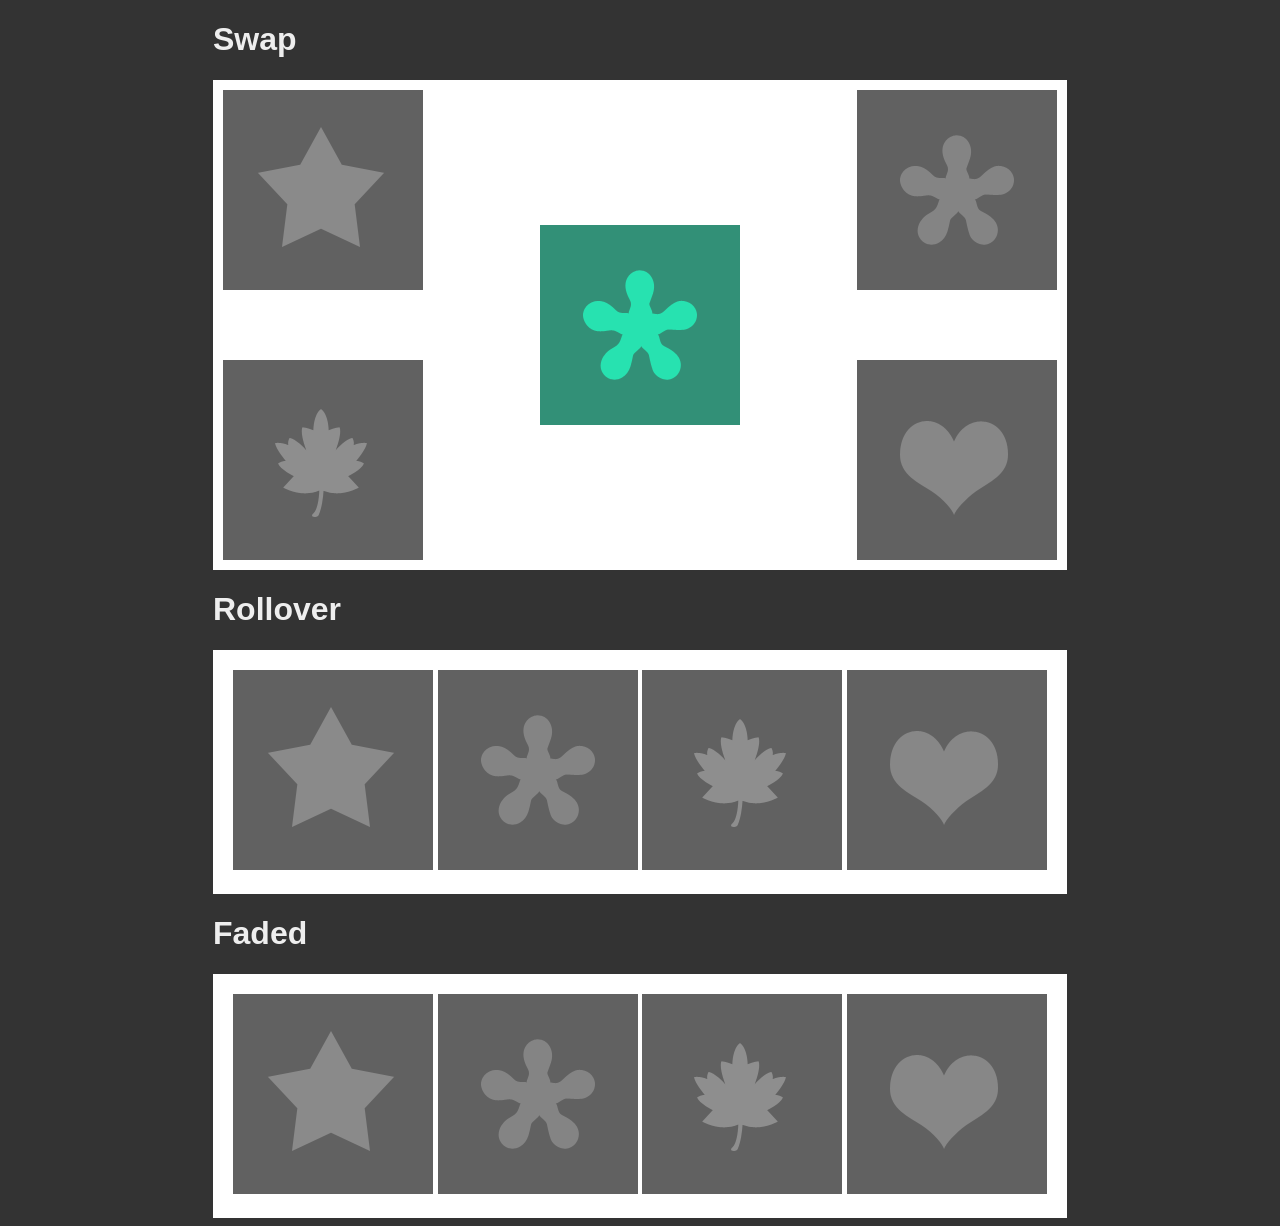
<file: Assignments/A3-Challenge-Hovering/index.html>
<!DOCTYPE html>
<html>
	<head>
		<title>Rollovers</title>
		<link rel="stylesheet" href="css/styles.css">
	</head>
	<body>
		<div id="container">
			<h1>Swap</h1>
			<section class="swap">
				<img class="color" src="img/blob-hover.png">

				<img class="star" 	data-color="img/star-hover.png" 	src="img/star.png" />
				<img class="blob" 	data-color="img/blob-hover.png" 	src="img/blob.png" />
				<img class="leaf" 	data-color="img/leaf-hover.png" 	src="img/leaf.png" />
				<img class="heart"  data-color="img/heart-hover.png"	src="img/heart.png" />
			</section>

			<h1>Rollover</h1>
			<section class="rollover">
				<img class="star"	data-color="img/star-hover.png" 	data-gray="img/star.png" 	src="img/star.png" />
				<img class="blob"	data-color="img/blob-hover.png" 	data-gray="img/blob.png" 	src="img/blob.png" />
				<img class="leaf"	data-color="img/leaf-hover.png" 	data-gray="img/leaf.png" 	src="img/leaf.png" />
				<img class="heart"	data-color="img/heart-hover.png"	data-gray="img/heart.png"	src="img/heart.png" />
			</section>

			<h1>Faded</h1>
			<section class="faded">
				<div class="set">
					<img class="gray" 	 	src="img/star.png" />
					<img class="color" 	 	src="img/star-hover.png" />
				</div>
				<div class="set">
					<img class="gray" 	 	src="img/blob.png" />
					<img class="color" 		src="img/blob-hover.png" />
				</div>
				<div class="set">
					<img class="gray" 	 	src="img/leaf.png" />
					<img class="color" 	 	src="img/leaf-hover.png" />
				</div>
				<div class="set">
					<img class="gray"  		src="img/heart.png" />
					<img class="color"  	src="img/heart-hover.png" />
				</div>
			</section>
		</div>

		<script src="js/jquery-1.12.4.min.js"></script>
		<script>
			// your script goes here.

/*-------------------------------------
| Swap
-------------------------------------*/
			var center = document.querySelectorAll('.swap img');
			var gray = document.querySelectorAll('.swap img');

			console.log('Center', center[0]);
			console.log('Gray', gray[1]);
			console.log('Swap', center);

			gray[1].addEventListener('mouseover', function() {
				console.log('you got me!!');
				center[0].src = './img/star-hover.png';
			});

			gray[2].addEventListener('mouseover', function() {
				console.log('you got me!!');
				center[0].src = './img/blob-hover.png';
			});
			gray[3].addEventListener('mouseover', function() {
				console.log('you got me!!');
				center[0].src = './img/leaf-hover.png';
			});
			gray[4].addEventListener('mouseover', function() {
				console.log('you got me!!');
				center[0].src = './img/heart-hover.png';
			});


/*-------------------------------------
| Rollover
-------------------------------------*/
		var theImages = document.querySelectorAll('.rollover img');

		console.log('theImagesArray:', theImages);
		console.log('theImages Number 1', theImages[0]);
		console.log('theImages Number 2', theImages[1]);
		console.log('theImages Number 3', theImages[2]);
		console.log('theImages Number 4', theImages[3]);

		/* Image 1 star -------------------------------*/
			theImages[0].addEventListener('mouseover', function () {
				console.log('over');
				theImages[0].src = 'img/star-hover.png';
			});
			theImages[0].addEventListener('mouseout', function () {
					console.log('out');
					theImages[0].src = 'img/star.png';
			});

		/* Image 2 blob -------------------------------*/
		theImages[1].addEventListener('mouseover', function () {
			console.log('over');
			theImages[1].src = 'img/blob-hover.png';
		});
		theImages[1].addEventListener('mouseout', function () {
				console.log('out');
				theImages[1].src = 'img/blob.png';
		});

		/* Image 3 leaf -------------------------------*/
		theImages[2].addEventListener('mouseover', function () {
			console.log('over');
			theImages[2].src = 'img/leaf-hover.png';
		});
		theImages[2].addEventListener('mouseout', function () {
				console.log('out');
				theImages[2].src = 'img/leaf.png';
		});

		/* Image 4 heart -------------------------------*/
		theImages[3].addEventListener('mouseover', function () {
			console.log('over');
			theImages[3].src = 'img/heart-hover.png';
		});
		theImages[3].addEventListener('mouseout', function () {
				console.log('out');
				theImages[3].src = 'img/heart.png';
		});

/*-------------------------------------
| Faded
-------------------------------------*/
		var colorImages = document.querySelectorAll('.faded .set img.color')
		var grayImages = document.querySelectorAll('.faded .set img.gray')

		console.log('colorImages Array:', colorImages);
		console.log('colorImages 1', colorImages[0]);
		console.log('colorImages 2', colorImages[1]);
		console.log('colorImages 3', colorImages[2]);
		console.log('colorImages 4', colorImages[3]);


		/* Image 1 star -------------------------------*/
		colorImages[0].addEventListener('mouseover', function() {
					console.log('over');
					colorImages[0].classList.toggle('on');
				});
		colorImages[0].addEventListener('mouseout', function() {
					console.log('out');
		 			colorImages[0].classList.toggle('on');
				});

		/* Image 2 blob -------------------------------*/
		colorImages[1].addEventListener('mouseover', function() {
					console.log('over');
					colorImages[1].classList.toggle('on');
				});
		colorImages[1].addEventListener('mouseout', function() {
					console.log('out');
					colorImages[1].classList.toggle('on');
				});

		/* Image 3 leaf -------------------------------*/
		colorImages[2].addEventListener('mouseover', function() {
					console.log('over');
					colorImages[2].classList.toggle('on');
				});
		colorImages[2].addEventListener('mouseout', function() {
					console.log('out');
					colorImages[2].classList.toggle('on');
				});

		/* Image 4 heart -------------------------------*/
		colorImages[3].addEventListener('mouseover', function() {
					console.log('over');
					colorImages[3].classList.toggle('on');
				});
		colorImages[3].addEventListener('mouseout', function() {
					console.log('out');
					colorImages[3].classList.toggle('on');
				});

		</script>
	</body>
</html>
</file>
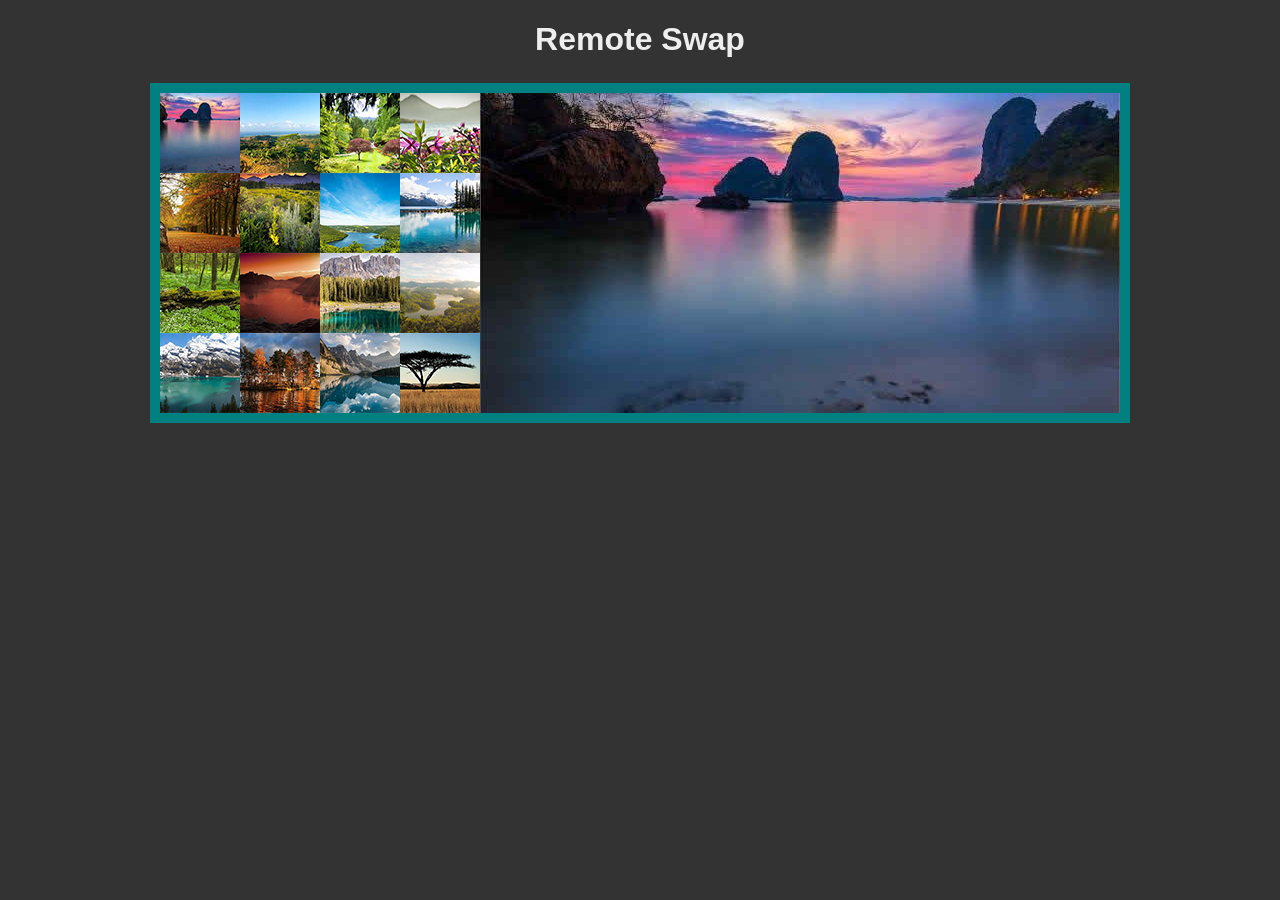
<file: Assignments/A4-Homework-Remote-Swap/index.html>
<!DOCTYPE html>
<html>
	<head>
		<meta charset="utf-8">
		<title>Remote Swap</title>
		<link rel="stylesheet" href="./css/styles.css">
		<style>
			.remote {
				border: solid teal 10px;
				width: 960px;
				height: 320px;
				margin: 25px auto;
				background-color: white;
			}
			/*Thumbnails on the right or left*/
			.remote .thumbs {
				width: 320px;
			}
			.remote .thumbs img {
			float: left;
			margin-right: 0;
			margin-bottom: 0;
			}

			/*Large opposite of the thumbnails (e.g. right or left)*/
			.remote .large {}

		</style>
	</head>
	<body>
		<h1>Remote Swap</h1>

		<div class="remote">
			<div class="thumbs">
				<!-- Thumbnails Go Here -->
				<img src="img/small/1_80x80.jpg">
				<img src="img/small/2_80x80.jpg">
				<img src="img/small/3_80x80.jpg">
				<img src="img/small/4_80x80.jpg">
				<img src="img/small/5_80x80.jpg">
				<img src="img/small/6_80x80.jpg">
				<img src="img/small/7_80x80.jpg">
				<img src="img/small/8_80x80.jpg">
				<img src="img/small/9_80x80.jpg">
				<img src="img/small/10_80x80.jpg">
				<img src="img/small/11_80x80.jpg">
				<img src="img/small/12_80x80.jpg">
				<img src="img/small/13_80x80.jpg">
				<img src="img/small/14_80x80.jpg">
				<img src="img/small/15_80x80.jpg">
				<img src="img/small/16_80x80.jpg">
			</div>
			<div class="large">
				<!-- Large Goes Here -->
				<img src="img/large/1_640x320.jpg" class="large">
			</div>
		</div>

		<script>
			// Your script goes here.
			var large = document.querySelectorAll('img.large');
			var thumbs = document.querySelectorAll('.thumbs img');

			console.log('Large Array', large);
			console.log('Large', large[0]);
		 	console.log('Thumbnails', thumbs);
			console.log('Thumb 1', thumbs[0]);

			thumbs[1].addEventListener('mouseover', function() {
					console.log('you got me! Partner!!');
					large[0].src = 'img/large/2_640x320.jpg';
				});

				thumbs[2].addEventListener('mouseover', function () {
					console.log('you got me! Partner!!');
					large[0].src = 'img/large/3_640x320.jpg';
				});

				thumbs[3].addEventListener('mouseover', function () {
					console.log('you got me! Partner!!');
					large[0].src = 'img/large/4_640x320.jpg';
				});

				thumbs[4].addEventListener('mouseover', function () {
					console.log('you got me! Partner!!');
					large[0].src = 'img/large/5_640x320.jpg';
				});

				thumbs[5].addEventListener('mouseover', function () {
					console.log('you got me! Partner!!');
					large[0].src = 'img/large/6_640x320.jpg';
				});

				thumbs[6].addEventListener('mouseover', function () {
					console.log('you got me! Partner!!');
					large[0].src = 'img/large/7_640x320.jpg';
				});

				thumbs[7].addEventListener('mouseover', function () {
					console.log('you got me! Partner!!');
					large[0].src = 'img/large/8_640x320.jpg';
				});

				thumbs[8].addEventListener('mouseover', function () {
					console.log('you got me! Partner!!');
					large[0].src = 'img/large/9_640x320.jpg';
				});

				thumbs[9].addEventListener('mouseover', function () {
					console.log('you got me! Partner!!');
					large[0].src = 'img/large/10_640x320.jpg';
				});

				thumbs[10].addEventListener('mouseover', function () {
					console.log('you got me! Partner!!');
					large[0].src = 'img/large/11_640x320.jpg';
				});

				thumbs[11].addEventListener('mouseover', function () {
					console.log('you got me! Partner!!');
					large[0].src = 'img/large/12_640x320.jpg';
				});

				thumbs[12].addEventListener('mouseover', function () {
					console.log('you got me! Partner!!');
					large[0].src = 'img/large/13_640x320.jpg';
				});

				thumbs[13].addEventListener('mouseover', function () {
					console.log('you got me! Partner!!');
					large[0].src = 'img/large/14_640x320.jpg';
				});

				thumbs[14].addEventListener('mouseover', function () {
					console.log('you got me! Partner!!');
					large[0].src = 'img/large/15_640x320.jpg';
				});

				thumbs[15].addEventListener('mouseover', function () {
					console.log('you got me! Partner!!');
					large[0].src = 'img/large/16_640x320.jpg';
				});

				thumbs[0].addEventListener('mouseover', function () {
					console.log('you got me! Partner!!');
					large[0].src = 'img/large/1_640x320.jpg';
				});

		</script>
	</body>
</html>
</file>
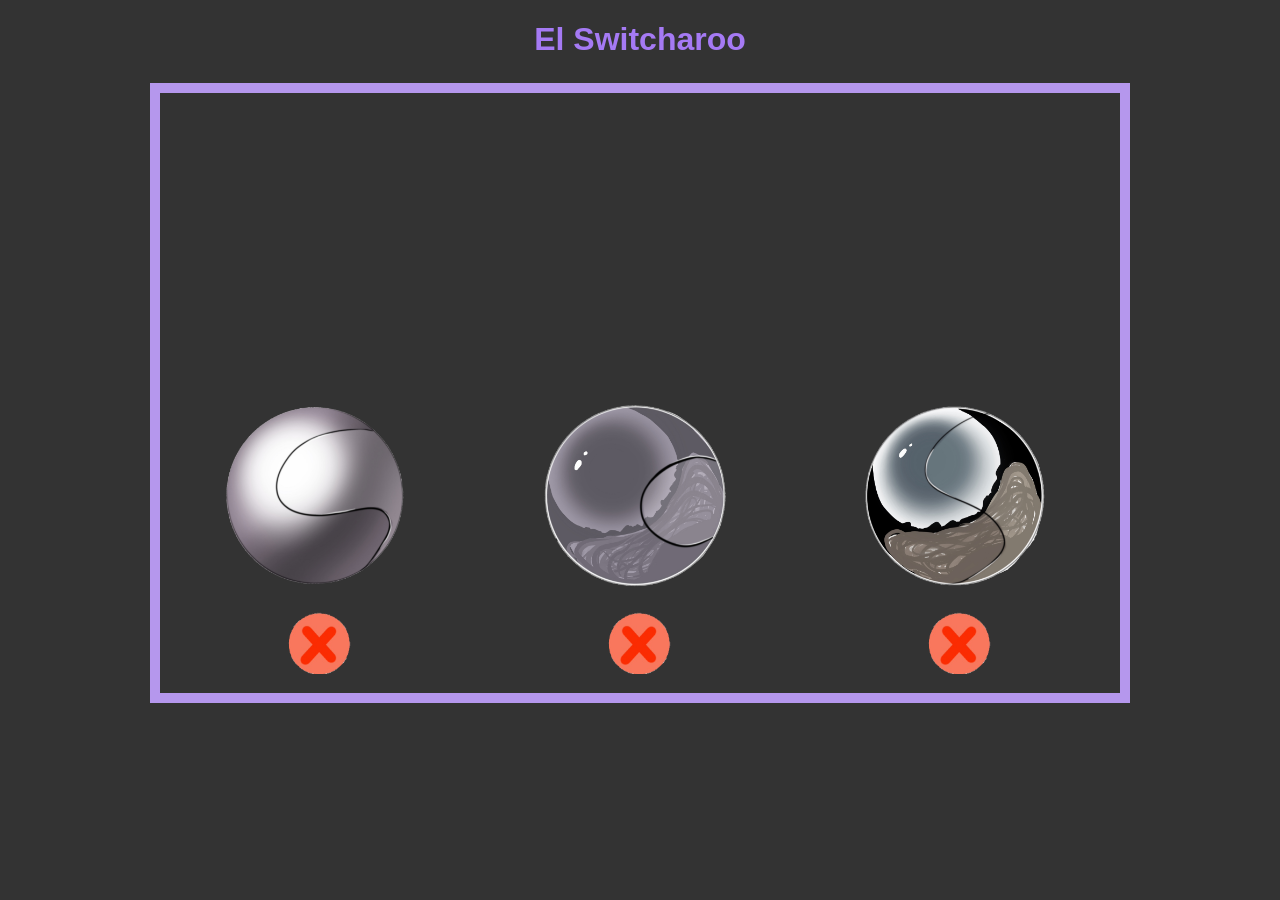
<file: Assignments/A6-Homework-El-Switcharoo/index.html>
<!DOCTYPE html>
<html>

<head>
	<title>El Switcharoo</title>
	<link rel="stylesheet" href="./css/styles.css">
</head>

<body>
	<h1>El Switcharoo</h1>

	<div id="stage">
		<div class="set set1">
			<div class="button">
				<img class="notok" src="img/notok.png" />
				<img class="ok" src="img/ok.png" />
			</div>

			<div class="sphere">
				<img class="grey" src="img/grey1.png" />
				<img class="color" src="img/color1.png" />
			</div>

		</div>

		<div class="set set2">
			<div class="button">
				<img class="notok" src="img/notok.png" />
				<img class="ok" src="img/ok.png" />
			</div>

			<div class="sphere">
				<img class="grey" src="img/grey2.png" />
				<img class="color" src="img/color2.png" />
			</div>

		</div>

		<div class="set set3">
			<div class="button">
				<img class="notok" src="img/notok.png" />
				<img class="ok" src="img/ok.png" />
			</div>

			<div class="sphere">
				<img class="grey" src="img/grey3.png" />
				<img class="color" src="img/color3.png" />
			</div>

		</div>

	</div>

	<script>

	var theButtons = document.querySelectorAll('.set .button');
	var theSets = document.querySelectorAll('.set');

	console.log('buttons', theButtons);
	console.log('sets', theSets);

	theButtons[0].addEventListener('click', function() {
		console.log('Ouch you clicked me');
		theSets[0].classList.toggle('on');
	});

		theButtons[1].addEventListener('click', function() {
		console.log('Ouch you clicked me');
		theSets[1].classList.toggle('on');
	});

		theButtons[2].addEventListener('click', function() {
		console.log('Ouch you clicked me');
		theSets[2].classList.toggle('on');
	});
	</script>

</body>

</html>
</file>
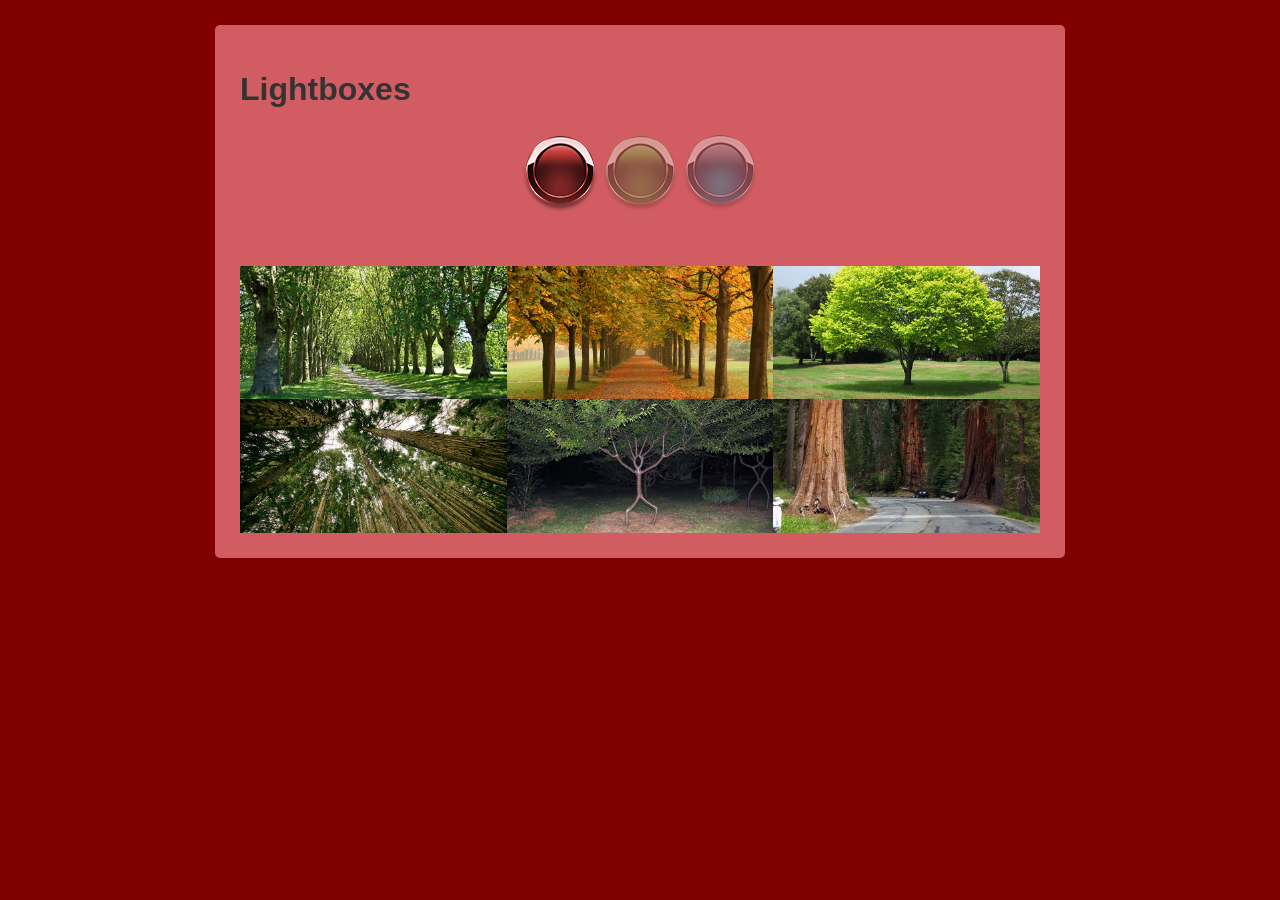
<file: Assignments/A9-Challenge-Lightboxes/index.html>
<!DOCTYPE html>
<html>
	<head>
		<title>Lightboxes</title>
		<link rel="stylesheet" type="text/css" href="./css/styles.css">
		<link class="theme" rel="stylesheet" type="text/css" href="./css/red.css">
	</head>
	<body>
		<div class="wrapper">
			<h1>Lightboxes</h1>

			<div class="choices">
				<img data-theme="./css/red.css" src="./img/dials/red.png" class="chosen">
				<img data-theme="./css/green.css" src="./img/dials/green.png">
				<img data-theme="./css/blue.css" src="./img/dials/blue.png">
			</div>

			<div class="gallery">

				<img
					class="myLightbox"
					data-title="Image 1"
					data-text="Image 1 Lorem ipsum dolor sit amet, consectetur adipisicing elit, sed do eiusmod tempor incididunt ut labore et dolore magna aliqua. Ut enim ad minim veniam."
					src="./img/gallery/1.jpg"
				>

				<img
					class="myLightbox"
					data-title="Image 2"
					data-text="Image 2 Lorem ipsum dolor sit amet, consectetur adipisicing elit, sed do eiusmod tempor incididunt ut labore et dolore magna aliqua. Ut enim ad minim veniam."
					src="./img/gallery/2.jpg"
				>

				<img
					class="myLightbox"
					data-title="Image 3"
					data-text="Image 3 Lorem ipsum dolor sit amet, consectetur adipisicing elit, sed do eiusmod tempor incididunt ut labore et dolore magna aliqua. Ut enim ad minim veniam."
					src="./img/gallery/3.jpg"
				>

				<img
					class="myLightbox"
					data-title="Image 4"
					data-text="Image 4 Lorem ipsum dolor sit amet, consectetur adipisicing elit, sed do eiusmod tempor incididunt ut labore et dolore magna aliqua. Ut enim ad minim veniam."
					src="./img/gallery/4.jpg"
				>

				<img
					class="myLightbox"
					data-title="Image 5"
					data-text="Image 5 Lorem ipsum dolor sit amet, consectetur adipisicing elit, sed do eiusmod tempor incididunt ut labore et dolore magna aliqua. Ut enim ad minim veniam."
					src="./img/gallery/5.jpg"
				>

				<img
					class="myLightbox"
					data-title="Image 6"
					data-text="Image 6 Lorem ipsum dolor sit amet, consectetur adipisicing elit, sed do eiusmod tempor incididunt ut labore et dolore magna aliqua. Ut enim ad minim veniam."
					src="./img/gallery/6.jpg"
				>

			</div>
		</div>
		<script src="./js/scripts.js"></script>
	</body>
</html>
</file>
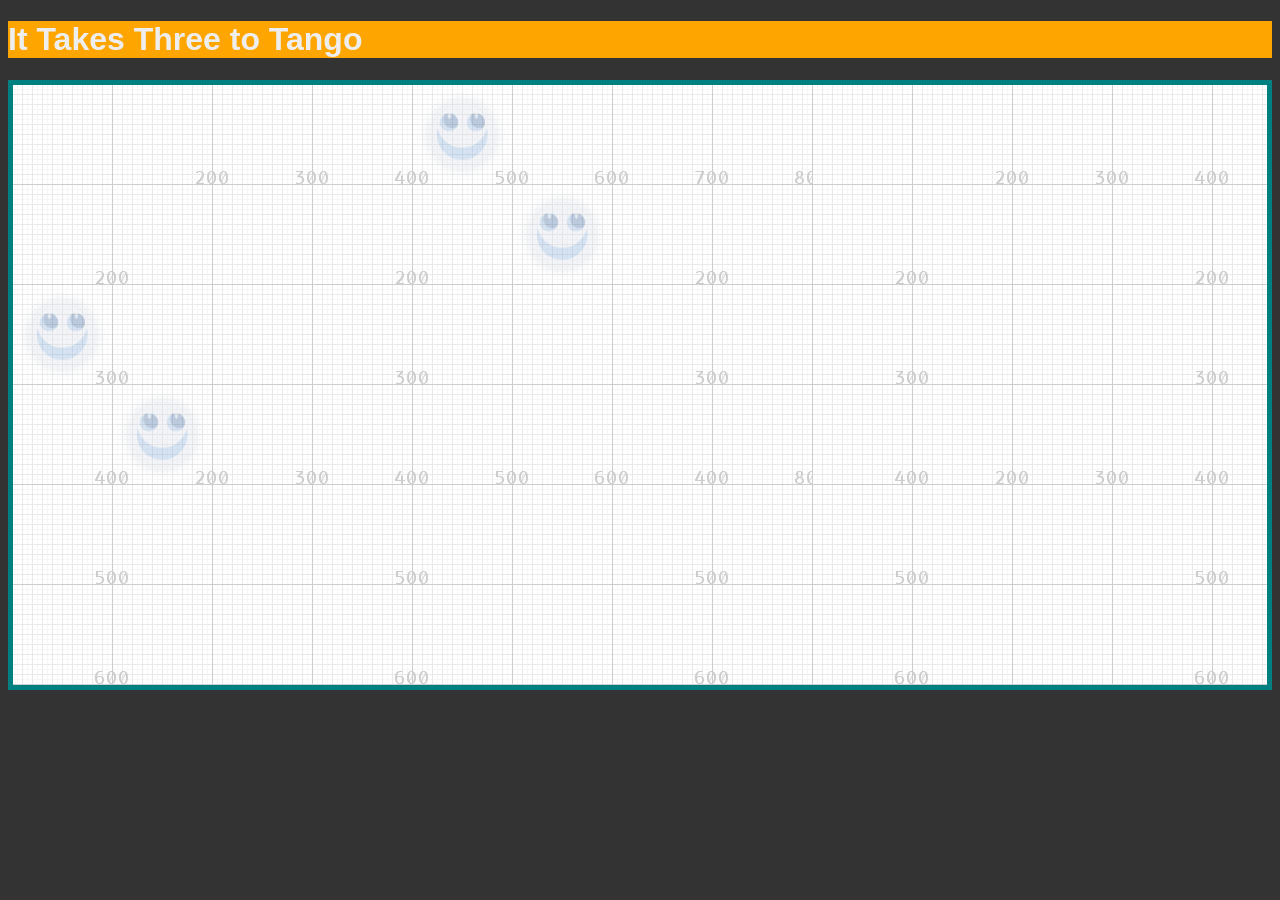
<file: Lessons/S01-Lesson-Content-Vs-Presentation/index.html>
<!-- This is an HTML Comment, ignored by browser, good for taking notes -->
<!-- Doctype: Tells the browser what type of document this is, usually HTML -->
<!DOCTYPE html>
<!-- HTML is the house for our web page, it contains everything -->
<html>
	<!-- Head is behind the scenes, describes the page meta, and connects to scripts. -->
	<head>
		<title>It Takes Three to Tango</title>
		<meta charset="utf-8">
		<meta name="description" content="This is my Website, hear me roar.">

		<!-- CSS: The Look of the Page -->
		<link rel="stylesheet" href="./css/styles.css">
		<style>
			/* CSS Comments Look Like This */
			/* Embedded Styles :: Page Specific */
		</style>

		<!-- JS: The behavior of the Page -->
		<script src="./js/scripts.js"></script>
		<script>
			/* JS Comments Look Like This, similar to CSS */
			/* Embedded javascript :: Page Specific */
		</script>
	</head>
	<!-- Body is synonymous with the Viewport -->
	<body>
		<!-- Anything you put in the body, shows up in the browser. -->
		<h1>It Takes Three to Tango</h1>
				<div class="stage">
						<img class="orb orb1 on" src="./img/moon.png">
						<img class="orb orb2 on" src="./img/moon.png">
						<img class="orb orb3 on" src="./img/moon.png">
						<img class="orb orb4 on" src="./img/moon.png">
				<div>


	    <audio class="clap" src="sounds/clap.wav"></audio>
	    <audio class="tom" src="sounds/tom.wav"></audio>

	</body>
</html>
</file>
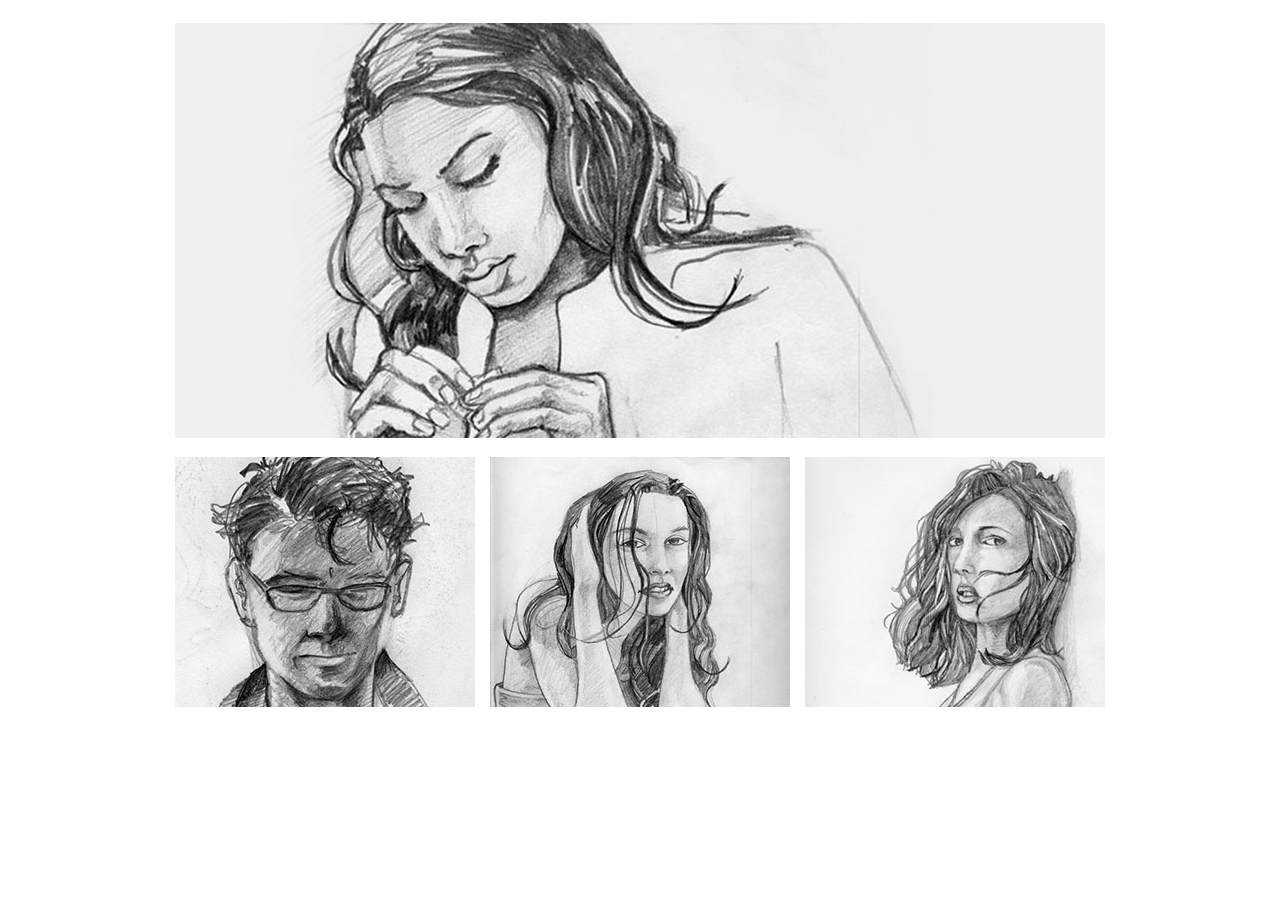
<file: Assignments/A2-Homework-Peekaboo-Speech-Bubbles/1-SpeechBubbles/index.html>
<!DOCTYPE html>
<html>
	<head>
		<title>Speech Bubbles</title>
		<link rel="stylesheet" type="text/css" href="css/styles.css">
	</head>
	<body>
		<div class="solution">

			<header class="splash"><img src="img/splash.jpg" width="930" height="415" /></header>

			<div class="bottomLinks">
				<div class="feature">
					<img class="bubble on" src="img/speech_bott_movie.png" />
					<img src="img/bottomTrio_movie.jpg" />
				</div>
				<div class="feature">
					<img class="bubble on" src="img/speech_bott_comic.png" />
					<img src="img/bottomTrio_comic.jpg" />
				</div>
				<div class="feature last">
					<img class="bubble on" src="img/speech_bott_story.png" />
					<img src="img/bottomTrio_story.jpg" />
				</div>
			</div>

		</div>

		<script src="js/scripts.js"></script>
	</body>
</html>
</file>
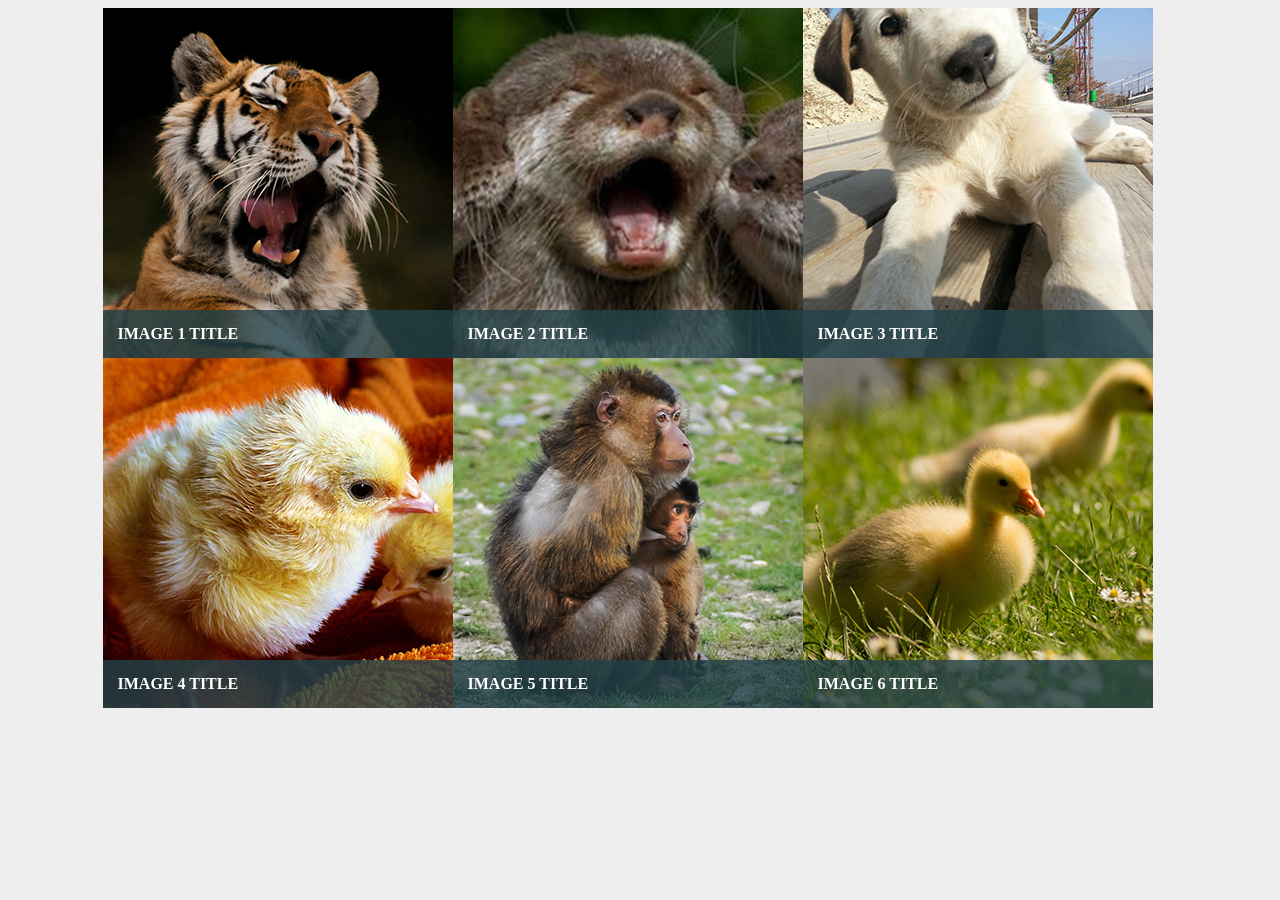
<file: Assignments/A2-Homework-Peekaboo-Speech-Bubbles/2-Peekaboo/index.html>
<!DOCTYPE html>
<html>
	<head>
		<title>Peek-A-Boo</title>
		<link rel="stylesheet" type="text/css" href="css/styles.css">
	</head>
	<body>
		<section class="solution">
			<div class="item">
				<img src="img/image1.jpg">
				<div class="text">
					<h1>Image 1 Title</h1>
					<div class="desc">Description may look something like this. Ya know, a small snippet of information?</div>
				</div>
			</div>

			<div class="item">
				<img src="img/image2.jpg">
				<div class="text">
					<h1>Image 2 Title</h1>
					<div class="desc">Description may look something like this. Ya know, a small snippet of information?</div>
				</div>
			</div>

			<div class="item">
				<img src="img/image3.jpg">
				<div class="text">
					<h1>Image 3 Title</h1>
					<div class="desc">Description may look something like this. Ya know, a small snippet of information?</div>
				</div>
			</div>
			<div class="item">
				<img src="img/image4.jpg">
				<div class="text">
					<h1>Image 4 Title</h1>
					<div class="desc">Description may look something like this. Ya know, a small snippet of information?</div>
				</div>
			</div>

			<div class="item">
				<img src="img/image5.jpg">
				<div class="text">
					<h1>Image 5 Title</h1>
					<div class="desc">Description may look something like this. Ya know, a small snippet of information?</div>
				</div>
			</div>

			<div class="item">
				<img src="img/image6.jpg">
				<div class="text">
					<h1>Image 6 Title</h1>
					<div class="desc">Description may look something like this. Ya know, a small snippet of information?</div>
				</div>
			</div>
		</section>

		<script src="js/scripts.js"></script>
	</body>
</html>
</file>
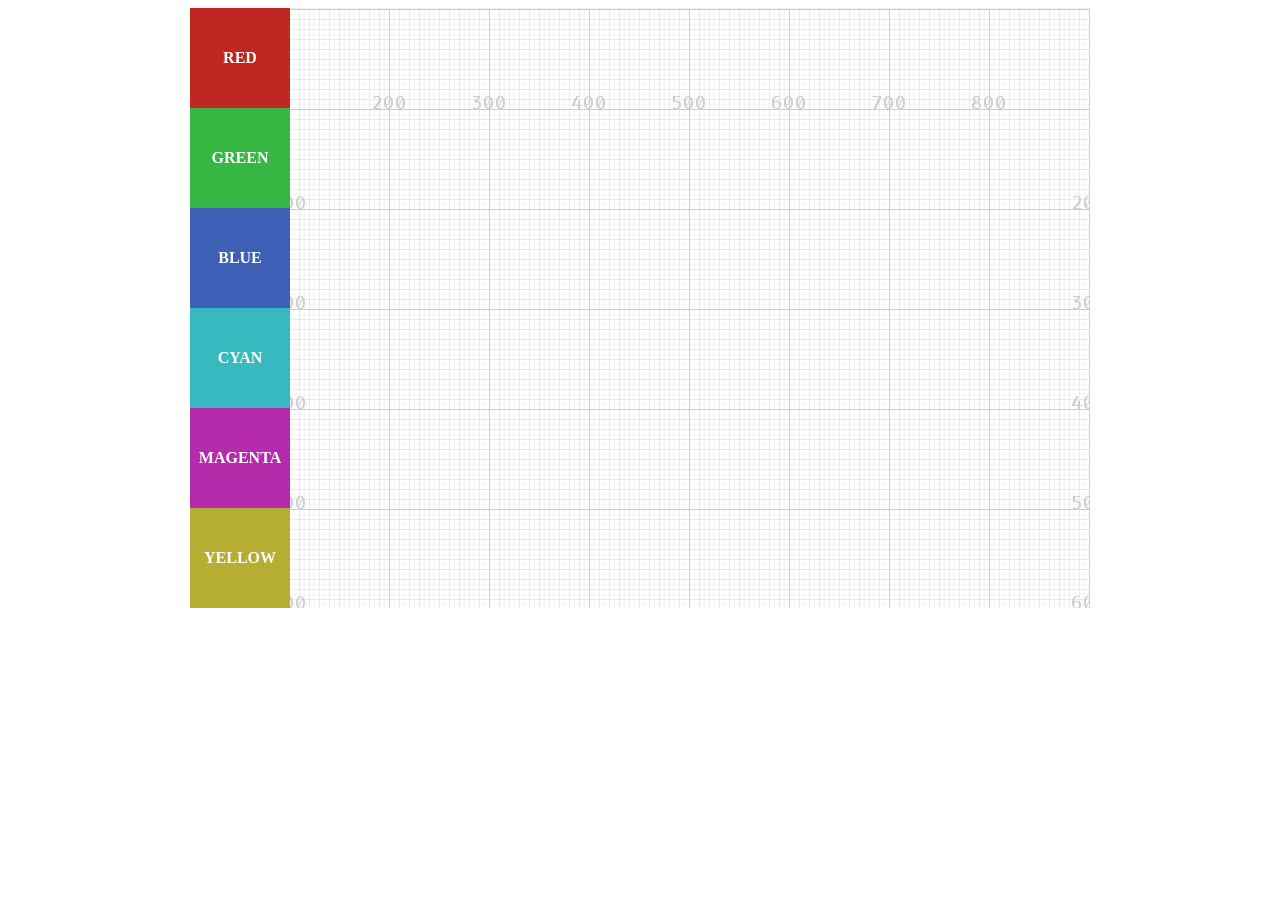
<file: Assignments/A8-Homework-Toggle-Boxes/1.boxes/index.html>
<!DOCTYPE html>
<html>
	<head>
		<title>BOXES</title>
		<link rel="stylesheet" href="css/styles.css">
	</head>
	<body>
		<section class="solution">
			<div class="red box">red</div>
			<div class="green box">green</div>
			<div class="blue box">blue</div>
			<div class="cyan box">cyan</div>
			<div class="magenta box">magenta</div>
			<div class="yellow box">yellow</div>
		</section>
		<script src="./js/scripts.js"></script>
	</body>
</html>
</file>
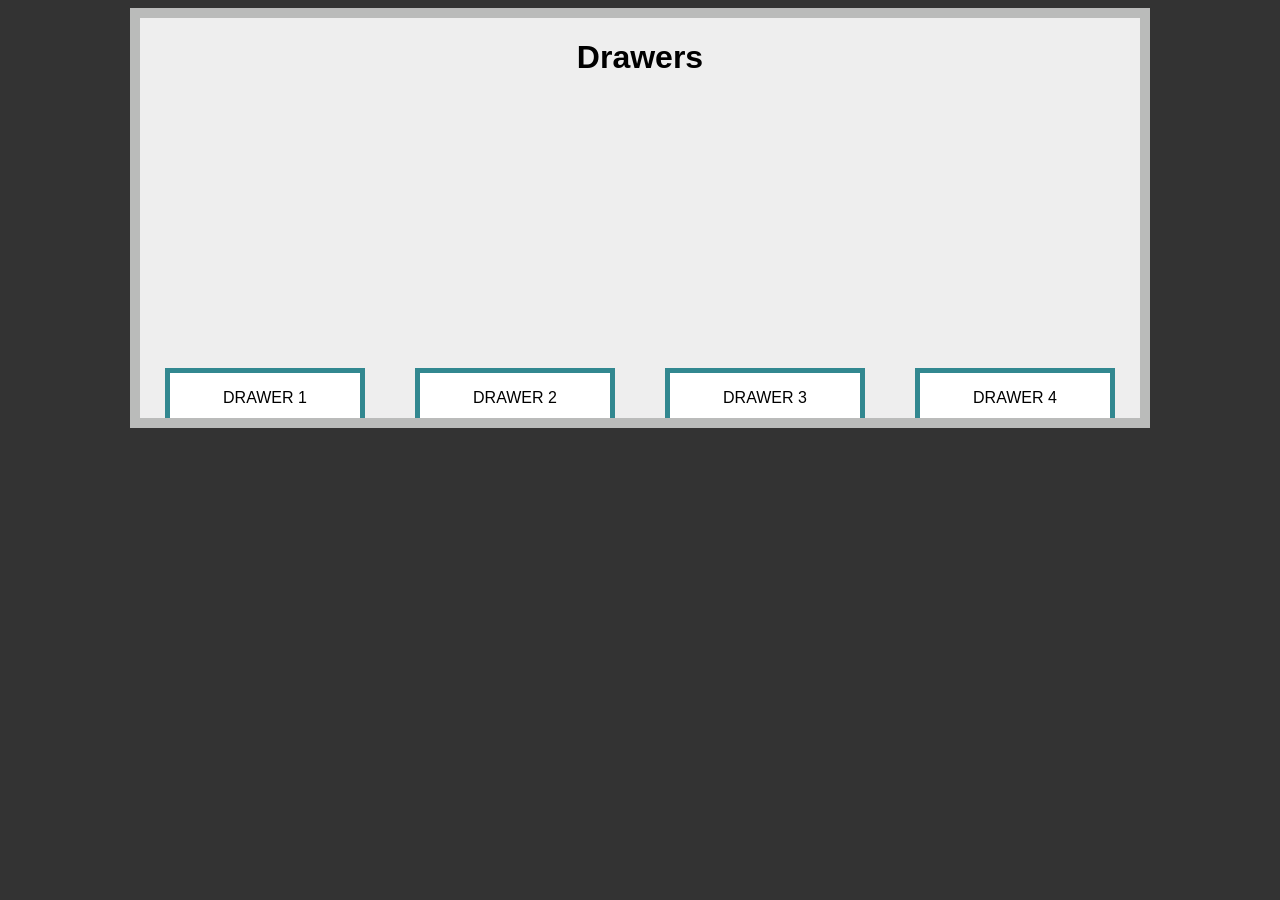
<file: Assignments/A8-Homework-Toggle-Boxes/2.drawers/index.html>
<!doctype html>
<html>
	<head>
		<title>Drawers</title>
		<link rel="stylesheet" href="./css/styles.css">
	</head>
	<body>
		<div id="case">
			<h1>Drawers</h1>

			<div class="drawer drawer1">DRAWER 1</div>
			<div class="drawer drawer2">DRAWER 2</div>
			<div class="drawer drawer3">DRAWER 3</div>
			<div class="drawer drawer4">DRAWER 4</div>
		</div>
		<script src="./js/scripts.js"></script>
	</body>
</html>
</file>
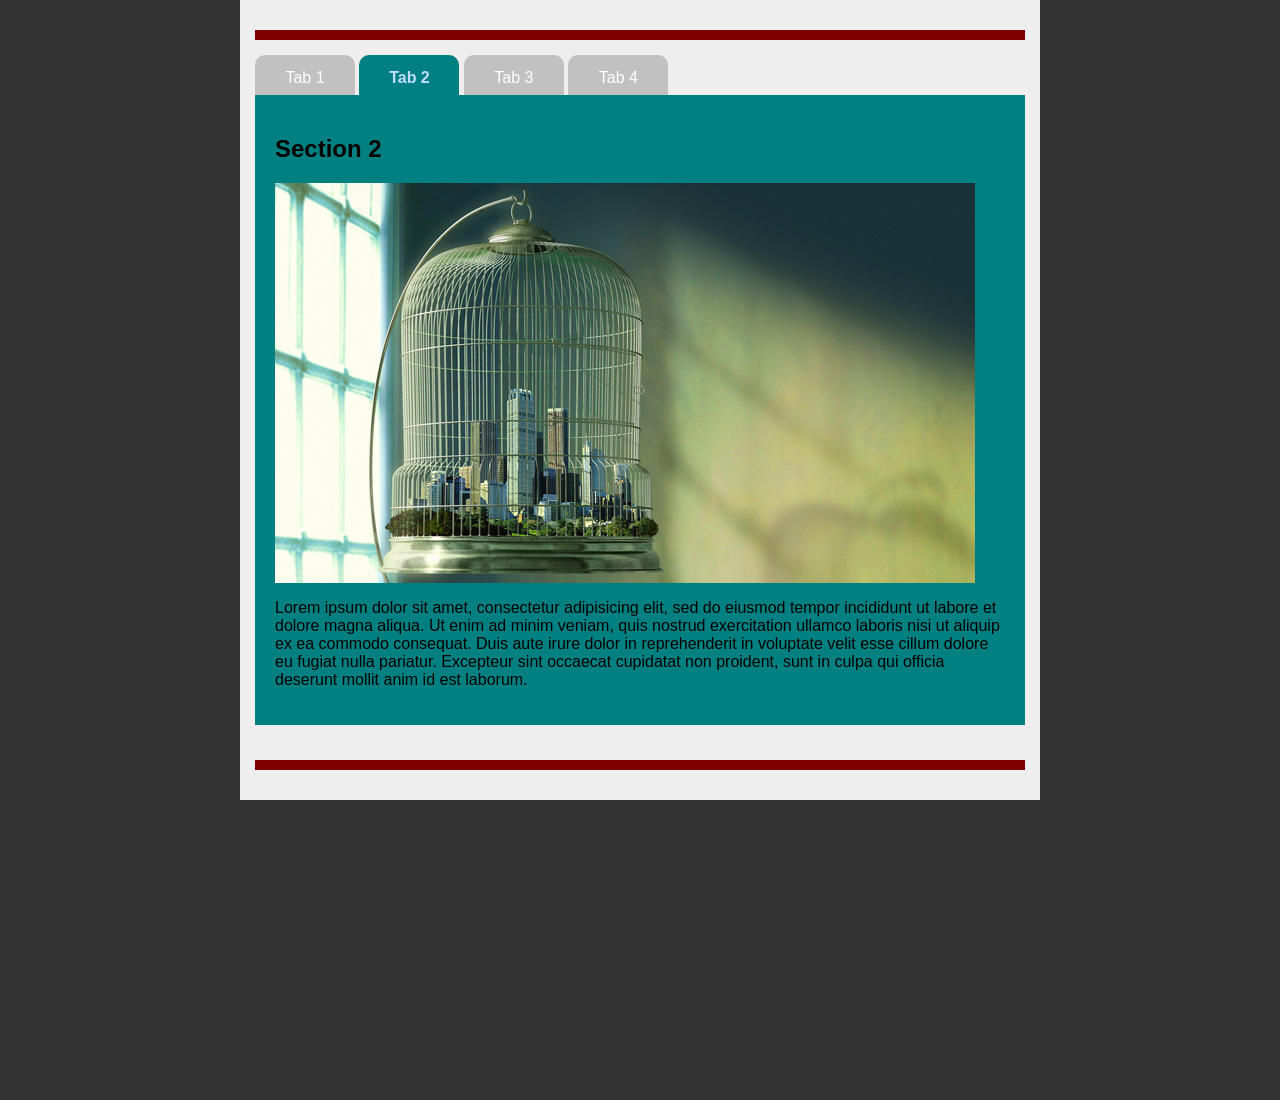
<file: Assignments/A7-Challenge-When-Pigs-Fly/tabbed.html>
<html>
	<head>
		<title>Keeping Tabs</title>
		<link rel="stylesheet" href="./css/styles.css">
	</head>
	<body>
		<div class="wrapper">
			<div class="tabbed">
				<nav class="tabs">
					<a href="#sect1" data-section="1" class="chosen">Tab 1</a>
					<a href="#sect2" data-section="2">Tab 2</a>
					<a href="#sect3" data-section="3">Tab 3</a>
					<a href="#sect4" data-section="4">Tab 4</a>
				</nav>
				<section id="sect1">
					<h2>Section 1</h2>
					<img class="respond" src="./img/1-tabbed.jpg" width="700">
					<p>
						Lorem ipsum dolor sit amet, consectetur adipisicing elit, sed do eiusmod tempor incididunt ut labore et dolore magna aliqua. Ut enim ad minim veniam, quis nostrud exercitation ullamco laboris nisi ut aliquip ex ea commodo consequat. Duis aute irure dolor in reprehenderit in voluptate velit esse cillum dolore eu fugiat nulla pariatur. Excepteur sint occaecat cupidatat non proident, sunt in culpa qui officia deserunt mollit anim id est laborum.
					</p>
				</section>
				<section id="sect2">
					<h2>Section 2</h2>
					<img class="respond" src="./img/2-tabbed.jpg" width="700">
					<p>
						Lorem ipsum dolor sit amet, consectetur adipisicing elit, sed do eiusmod tempor incididunt ut labore et dolore magna aliqua. Ut enim ad minim veniam, quis nostrud exercitation ullamco laboris nisi ut aliquip ex ea commodo consequat. Duis aute irure dolor in reprehenderit in voluptate velit esse cillum dolore eu fugiat nulla pariatur. Excepteur sint occaecat cupidatat non proident, sunt in culpa qui officia deserunt mollit anim id est laborum.
					</p>
				</section>
				<section id="sect3">
					<h2>Section 3</h2>
					<img class="respond" src="./img/3-tabbed.jpg" width="700">
					<p>
						Lorem ipsum dolor sit amet, consectetur adipisicing elit, sed do eiusmod tempor incididunt ut labore et dolore magna aliqua. Ut enim ad minim veniam, quis nostrud exercitation ullamco laboris nisi ut aliquip ex ea commodo consequat. Duis aute irure dolor in reprehenderit in voluptate velit esse cillum dolore eu fugiat nulla pariatur. Excepteur sint occaecat cupidatat non proident, sunt in culpa qui officia deserunt mollit anim id est laborum.
					</p>
				</section>
				<section id="sect4">
					<h2>Section 4</h2>
					<img class="respond" src="./img/4-tabbed.jpg" width="700">
					<p>
						Lorem ipsum dolor sit amet, consectetur adipisicing elit, sed do eiusmod tempor incididunt ut labore et dolore magna aliqua. Ut enim ad minim veniam, quis nostrud exercitation ullamco laboris nisi ut aliquip ex ea commodo consequat. Duis aute irure dolor in reprehenderit in voluptate velit esse cillum dolore eu fugiat nulla pariatur. Excepteur sint occaecat cupidatat non proident, sunt in culpa qui officia deserunt mollit anim id est laborum.
					</p>
				</section>
			</div>
		</div>
		<script src="./js/scripts.js"></script>
	</body>
</html>
</file>
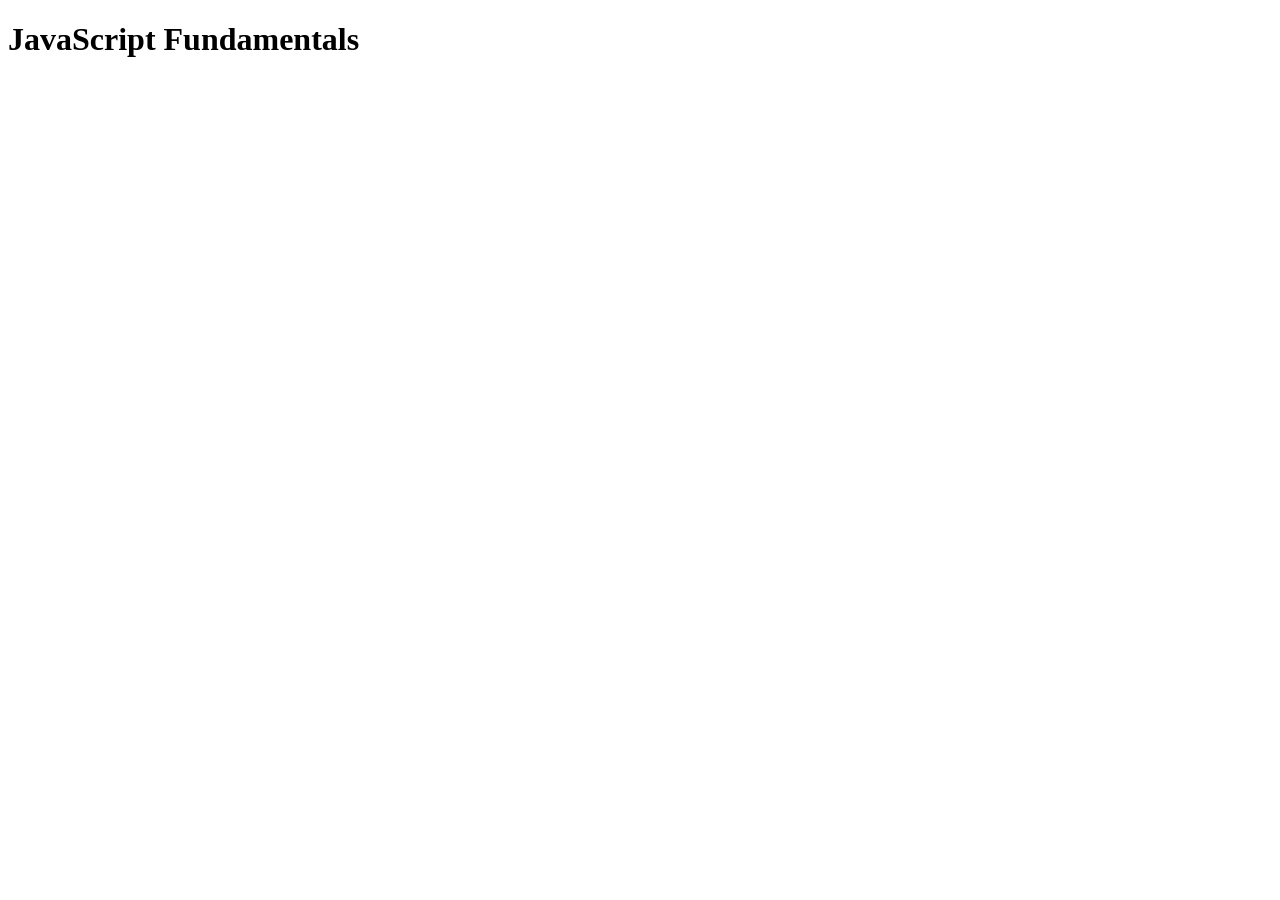
<file: Lessons/S02-Lesson-The-Essentials/1-javascript-fundamentals.html>
<!DOCTYPE html>
<html>
    <head>
        <meta charset="utf-8">
        <title>JavaScript Fundamentals</title>
        <script>

        </script>
    </head>
    <body>
        <h1>JavaScript Fundamentals</h1>
      <script>

      // sinlge line comments

      /*
        multiple comments
        look like this
      */

      /*-------------------------------------
      | Alerst and Logs
      -------------------------------------*/

      // aler('hear me roar');
      console.log('hear me whisper');


      /*-------------------------------------
      | Variables, Strings and Numbers
    -------------------------------------*/
      var str1 = "I can't do this";
      var str2 = 'I won\'t do this';
      var space = ' ';
      var myHTML = '<h1 class="myHeading">My Heading1</h1>';

      console.log(str1 + str2 + myHTML);

      var num1 = 100;
      varnum2= 234.5;

      console.log(num1 + num2);
      console.log(num1 - num2);
      console.log(num1 / num2);
      console.log(num1 * num2);


      </script>
    </body>
</html>
</file>
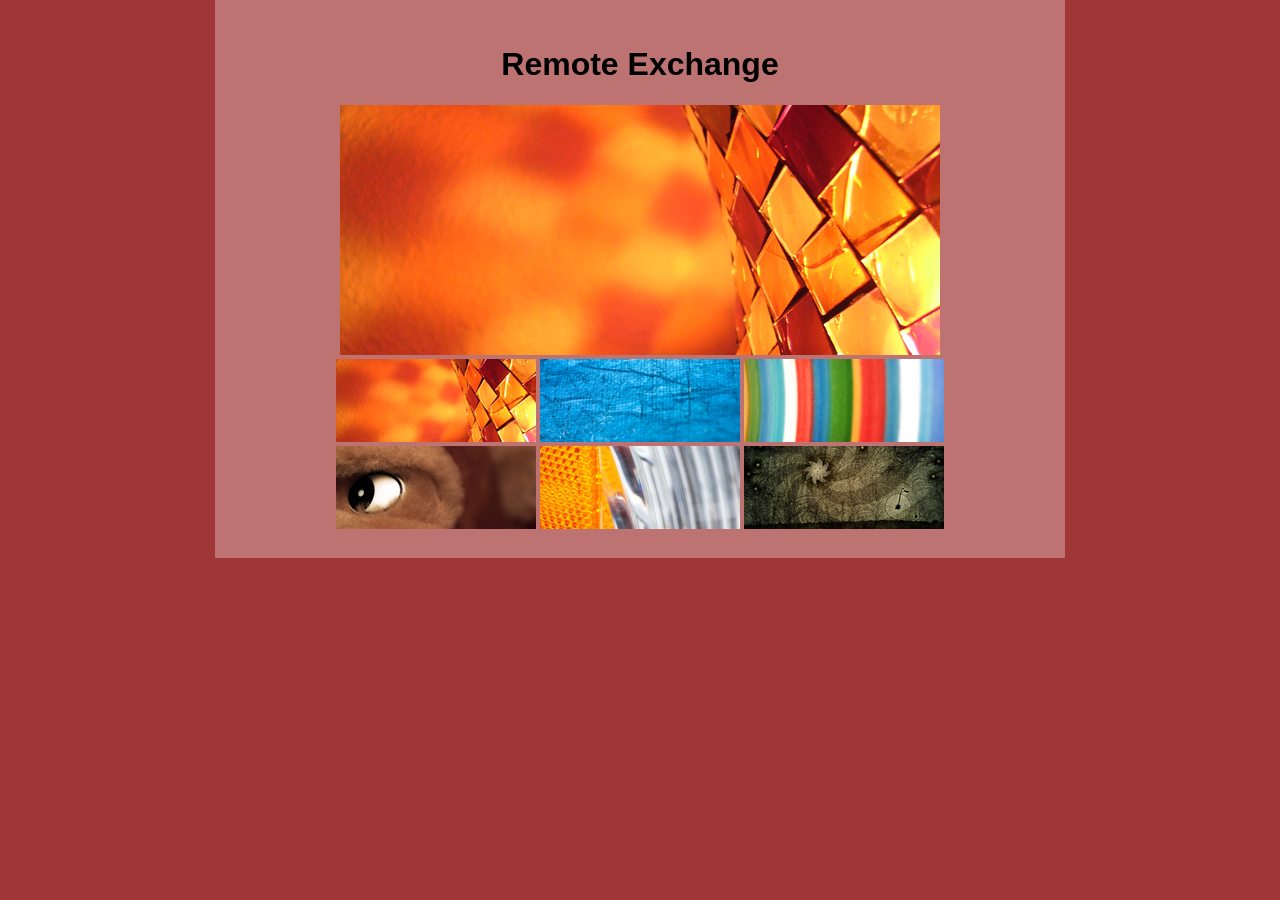
<file: Lessons/S02-Lesson-The-Essentials/2-remote-exchange.html>
<!DOCTYPE html>
<html>
	<head>
		<meta charset="utf-8">
		<title>Remote Exchange</title>
		<link rel="stylesheet" href="./css/styles.css">
		<style>
			body { background-color: #a13636; }
		</style>
	</head>
	<body>
		<div class="wrapper">
			<h1>Remote Exchange</h1>

			<div class="swap">
				<!-- Our Solutions go here. -->
					<img src="./img/large/1_600x250.jpg" class='large' width="" height="">

					<div class="gallery">
					<img src="./img/small/1_200x83.jpg">
					<img src="./img/small/2_200x83.jpg">
					<img src="./img/small/3_200x83.jpg">
					<img src="./img/small/4_200x83.jpg">
					<img src="./img/small/5_200x83.jpg">
					<img src="./img/small/6_200x83.jpg">
				</div>
			</div>
		</div>

		<script>
			// our scripts go here.

					var large = document.querySelectorAll('img.large');
					var thumbs = document.querySelectorAll('.gallery img');

					console.log('Large Array', large);
					console.log('Large', large[0]);
					console.log('Thumbnails', thumbs);
					console.log('Thumb 1', thumbs[0]);

					thumbs[1].addEventListener('mouseover', function() {
						console.log('you got me! Partner!!');
						large[0].src = './img/large/2_600x250.jpg';
					});

					thumbs[2].addEventListener('mouseover', function () {
						console.log('you got me! Partner!!');
						large[0].src = './img/large/3_600x250.jpg';
					});

					thumbs[3].addEventListener('mouseover', function () {
						console.log('you got me! Partner!!');
						large[0].src = './img/large/4_600x250.jpg';
					});

					thumbs[4].addEventListener('mouseover', function () {
						console.log('you got me! Partner!!');
						large[0].src = './img/large/5_600x250.jpg';
					});

					thumbs[5].addEventListener('mouseover', function () {
						console.log('you got me! Partner!!');
						large[0].src = './img/large/6_600x250.jpg';
					});

					thumbs[0].addEventListener('mouseover', function () {
						console.log('you got me! Partner!!');
						large[0].src = './img/large/1_600x250.jpg';
					});


		</script>
	</body>
</html>
</file>
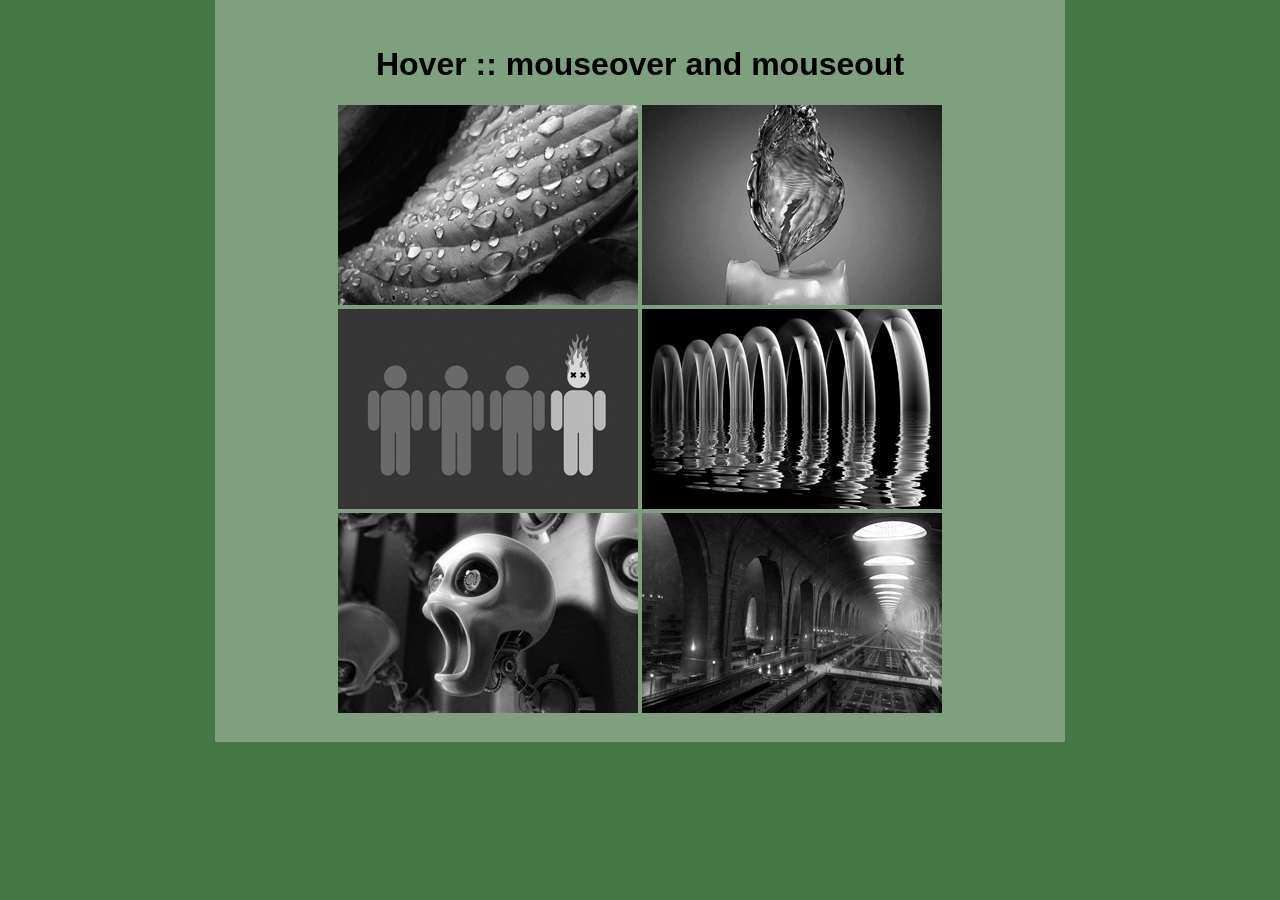
<file: Lessons/S02-Lesson-The-Essentials/3-hover.html>
<!DOCTYPE html>
<html>
	<head>
		<meta charset="utf-8">
		<title>Hover :: mouseover and mouseout</title>
		<link rel="stylesheet" href="./css/styles.css">
		<style>
			body { background-color: #467747; }
		</style>
	</head>
	<body>
		<div class="wrapper">
			<h1>Hover :: mouseover and mouseout</h1>

			<div class="rollover">
				<img src="./img/gray/1_300x200.jpg">
				<img src="./img/gray/2_300x200.jpg">
				<img src="./img/gray/3_300x200.jpg">
				<img src="./img/gray/4_300x200.jpg">
				<img src="./img/gray/5_300x200.jpg">
				<img src="./img/gray/6_300x200.jpg">
			</div>
		</div>

		<script>
			// our scripts go here.

			var theImages = document.querySelectorAll('.rollover img');

		 	console.log('theImages Array:', theImages);
		 	console.log('theImages Number 1', theImages[0]);
		 	console.log('theImages Number 2', theImages[1]);
		 	console.log('theImages Number 3', theImages[2]);

			/*-------------------------------------
			| Image 1
			-------------------------------------*/
			theImages[0].addEventListener('mouseover', function() {
				console.log('over');
				theImages[0].src = './img/color/1_300x200.jpg';
			});
				theImages[0].addEventListener('mouseout', function() {
				console.log('out');
				theImages[0].src = './img/gray/1_300x200.jpg';
			});

			/*-------------------------------------
			| Image 2
			-------------------------------------*/
			theImages[1].addEventListener('mouseover', function() {
				console.log('over');
				theImages[1].src = './img/color/2_300x200.jpg';
			});
				theImages[1].addEventListener('mouseout', function() {
				console.log('out');
				theImages[1].src = './img/gray/2_300x200.jpg';
			});

			/*-------------------------------------
			| Image 3
			-------------------------------------*/
			theImages[2].addEventListener('mouseover', function() {
				console.log('over');
				theImages[2].src = './img/color/3_300x200.jpg';
			});
				theImages[2].addEventListener('mouseout', function() {
				console.log('out');
				theImages[2].src = './img/gray/3_300x200.jpg';
			});

			/*-------------------------------------
			| Image 4
			-------------------------------------*/
			theImages[3].addEventListener('mouseover', function() {
				console.log('over');
				theImages[3].src = './img/color/4_300x200.jpg';
			});
				theImages[3].addEventListener('mouseout', function() {
				console.log('out');
				theImages[3].src = './img/gray/4_300x200.jpg';
			});

			/*-------------------------------------
			| Image 5
			-------------------------------------*/
			theImages[4].addEventListener('mouseover', function() {
				console.log('over');
				theImages[4].src = './img/color/5_300x200.jpg';
			});
				theImages[4].addEventListener('mouseout', function() {
				console.log('out');
				theImages[4].src = './img/gray/5_300x200.jpg';
			});
			/*-------------------------------------
			| Image 6
			-------------------------------------*/
			theImages[5].addEventListener('mouseover', function() {
				console.log('over');
				theImages[5].src = './img/color/6_300x200.jpg';
			});
				theImages[5].addEventListener('mouseout', function() {
				console.log('out');
				theImages[5].src = './img/gray/6_300x200.jpg';
			});


		</script>

	</body>
</html>
</file>
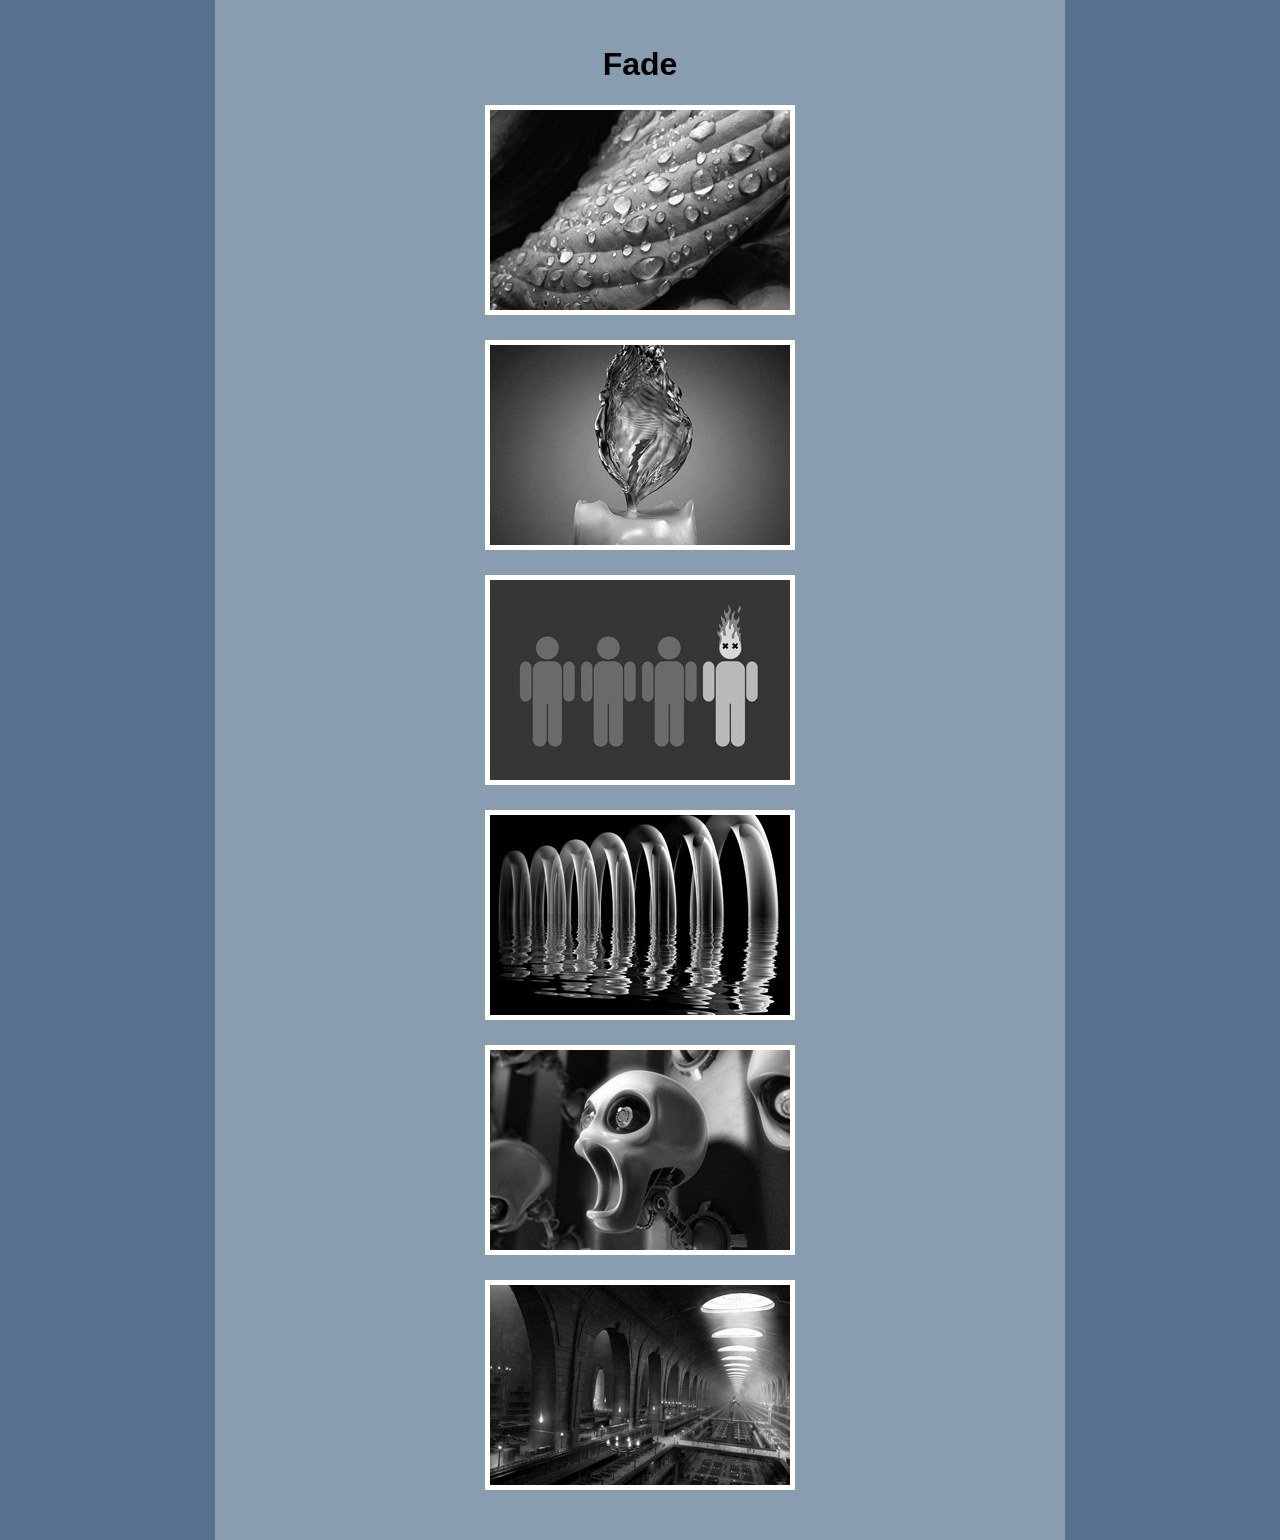
<file: Lessons/S02-Lesson-The-Essentials/4-fade.html>
<!DOCTYPE html>
<html>
	<head>
		<meta charset="utf-8">
		<title>Fade</title>
		<link rel="stylesheet" href="./css/styles.css">
		<style>
			body { background-color: #56728f; }
			.fade {

			}
			.fade .set {
				border: solid 5px #ffffff;
				margin: 25px;

				width: 300px;
				height: 200px;
				position: relative;
				margin: auto;
				margin-bottom: 25px;
			}

			.fade .set img {
				position: absolute;
				left: 0px;
				top: 0px;

				transition: all 1s;
			}

			.fade .set img.color { opacity: 0.00; }
			.fade .set img.color.on { opacity: 1.00; }

		</style>
	</head>
	<body>
		<div class="wrapper">
			<h1>Fade</h1>

			<div class="fade">

				<div class="set">
					<img class="gray" src="./img/gray/1_300x200.jpg">
					<img class="color" src="./img/color/1_300x200.jpg">
				</div>

				<div class="set">
					<img class="gray" src="./img/gray/2_300x200.jpg">
					<img class="color" src="./img/color/2_300x200.jpg">
				</div>

				<div class="set">
					<img class="gray" src="./img/gray/3_300x200.jpg">
					<img class="color" src="./img/color/3_300x200.jpg">
				</div>

				<div class="set">
					<img class="gray" src="./img/gray/4_300x200.jpg">
					<img class="color" src="./img/color/4_300x200.jpg">
				</div>

				<div class="set">
					<img class="gray" src="./img/gray/5_300x200.jpg">
					<img class="color" src="./img/color/5_300x200.jpg">
				</div>

				<div class="set">
					<img class="gray" src="./img/gray/6_300x200.jpg">
					<img class="color" src="./img/color/6_300x200.jpg">
				</div>

			</div>
		</div>

		<script>
			// our scripts go here.

			var colorImages = document.querySelectorAll('.fade .set img.color');
			var grayImages = document.querySelectorAll('.fade .set img.gray')

			console.log('colorImages Array:', colorImages);
			console.log('colorImages 1', colorImages[0]);
			console.log('colorImages 2', colorImages[1]);
			console.log('colorImages 2', colorImages[2]);
			console.log('colorImages 2', colorImages[3]);
			console.log('colorImages 2', colorImages[4]);
			console.log('colorImages 2', colorImages[5]);

			/*-------------------------------------
			| Image 1
			-------------------------------------*/
			colorImages[0].addEventListener('mouseover', function() {
				console.log('over');
				colorImages[0].classList.toggle('on');
			});
							colorImages[0].addEventListener('mouseout', function() {
				console.log('out');
				colorImages[0].classList.toggle('on');
			});

			/*-------------------------------------
			| Image 2
			-------------------------------------*/
			colorImages[1].addEventListener('mouseover', function() {
				console.log('over');
				colorImages[1].classList.toggle('on');
			});
							colorImages[1].addEventListener('mouseout', function() {
				console.log('out');
				colorImages[1].classList.toggle('on');
			});

			/*-------------------------------------
			| Image 3
			-------------------------------------*/
			colorImages[2].addEventListener('mouseover', function() {
				console.log('over');
				colorImages[2].classList.toggle('on');
			});
							colorImages[2].addEventListener('mouseout', function() {
				console.log('out');
				colorImages[2].classList.toggle('on');
			});

			/*-------------------------------------
			| Image 4
			-------------------------------------*/
			colorImages[3].addEventListener('mouseover', function() {
				console.log('over');
				colorImages[3].classList.toggle('on');
			});
							colorImages[3].addEventListener('mouseout', function() {
				console.log('out');
				colorImages[3].classList.toggle('on');
			});

			/*-------------------------------------
			| Image 5
			-------------------------------------*/
			colorImages[4].addEventListener('mouseover', function() {
				console.log('over');
				colorImages[4].classList.toggle('on');
			});
							colorImages[4].addEventListener('mouseout', function() {
				console.log('out');
				colorImages[4].classList.toggle('on');
			});
			
			/*-------------------------------------
			| Image 6
			-------------------------------------*/

			colorImages[5].addEventListener('mouseover', function() {
				console.log('over');
				colorImages[5].classList.toggle('on');
			});
							colorImages[5].addEventListener('mouseout', function() {
				console.log('out');
				colorImages[5].classList.toggle('on');
			});
		</script>

	</body>
</html>
</file>
<file: Assignments/A3-Challenge-Hovering/css/styles.css>
body { background-color: #333; color: #eee; font-family: helvetica, arial, sans-serif; }
#container {
	width: 854px;
	margin: auto;
}
section {
	background-color: #fff;
	text-align: center;
	padding: 20px;
	position: relative;
}

/*-------------------------------------
| Swap
-------------------------------------*/
.swap {
	height: 450px;
	position: relative;
}
.swap img { position: absolute; }
.swap .color {
	left: 50%; 	top: 50%;
	margin-left: -100px;
	margin-top: -100px;
}

.swap .star 	{	left: 10px; 	top: 10px; 		}
.swap .blob 	{	right: 10px; top: 10px; 		}
.swap .leaf 	{	left: 10px; 	bottom: 10px; 	}
.swap .heart 	{	right: 10px; bottom: 10px; 	}


/*-------------------------------------
| Faded
-------------------------------------*/
.faded { text-align: center; }
.faded .set {
	display: inline-block;
	width: 200px;
	height: 200px;
	position: relative;
}
.faded .set img {transition: all 1s; }

.faded .set img.color {
	position: absolute; left: 0px; top: 0px;
	opacity: 0;
}
.faded .set img.color.on { opacity: 1.00; }
</file>
<file: Assignments/A4-Homework-Remote-Swap/css/styles.css>
body {
	background-color: #333;
	color: #eee;
	font-family: helvetica, arial, sans-serif;
	text-align: center;
}
</file>
<file: Assignments/A6-Homework-El-Switcharoo/css/styles.css>
body {
  background-color: #333;
  color: #a57af4;
  font-family: helvetica, arial, sans-serif;
  text-align: center;
}

#stage {
  border: solid #b597ed 10px;
  width: 960px;
  height: 600px;
  margin: 25px auto;
  background-color: #333;
  position: relative;

	display: flex;
}

.set {
	width: 320px;
/*  outline: solid 1px red; */

  position: relative;
}

.set img {
	max-width: 100%;
}
.set .button {
 /* outline: solid 2px green; */

  width: 100px;
  height: 100px;

	position: absolute;
	bottom: 0px; right: 110px;
 }
.set .button img {
  width: 100px;

	position: absolute;
	left: 0px; top:0px;
}
.sphere {
/*  outline: solid 2px blue; */
  width: 250px;
  height: 250px;

  position: absolute;
  left: 30px; top: 290px;
}
.sphere img {
  position: absolute;
  left: 0px; top:0px;

  width: 250px;
  height: 250px;
}

div.set img.ok {
  display: none;
  left: -1px; top:1px;
}
div.set.on img.ok {display: block;}

div.set img.color { display: none;}
div.set.on img.color { display: block;}

div.set div.sphere {
  transition: all 1s;
  top: 290px;
}
div.set.on div.sphere { top: 0px;}
</file>
<file: Assignments/A9-Challenge-Lightboxes/css/styles.css>
body {
	background-color: #333;
	font-family: Helvetica, Arial, sans-serif;
	transition: all 1s;
}
.wrapper {
	transition: all 1s;
	background-color: #eee;
	color: #333;

	padding: 25px;
	margin: 25px auto;
	border-radius: 5px;

	width: 800px;
}
/*-------------------------------------
| Choices
-------------------------------------*/
.choices { text-align: center; margin-bottom: 50px; }
.choices img { opacity: 0.4; transition: all 1s; }
.choices img.chosen { opacity: 1.0; }

/*-------------------------------------
| Gallery
-------------------------------------*/
.gallery {
	font-size: 0;
	text-align: center;
}
.gallery img {
	width: 33.3333333%;
	height: auto;
}
</file>
<file: Assignments/A9-Challenge-Lightboxes/css/red.css>
body { background-color: maroon; }
.wrapper { background-color: #d15d63; }
</file>
<file: Lessons/S01-Lesson-Content-Vs-Presentation/css/styles.css>
body {
    font-family: Helvetica, Arial, sans-serif;
	background-color: #333;
	color: #eee;
}

h1 {background-color: orange;}
.stage {
    height: 600px;
    border: solid 5px teal;
    background-image: url('../img/pixelgrid-800.gif');
}

.stage .orb {
  width:100px;
  display: block; /* moons are stacked on top of each other */

  position: relative;
  opacity:0.3; /* 0.3 -30% transparency (1.0 - 100% transparency) */
  transition: 1s all;
}

.stage .orb:hover {  /* orb is a child of stage */
  opacity:1.0;
}
.stage .orb1 {left: 0px;} /*  "space" says look for decendent of any children; "no space" means shares same class */
.stage .orb2 {left: 100px;}
.stage .orb3 {left: 200px;}
.stage .orb4 {left: 300px;}

.stage .orb1.on {left: 400px;} /* orb1 is a child of stage; if theres a "space" b4 .on -> .on is a child of orb1 */
.stage .orb2.on {left: 500px;}
.stage .orb3.on {left: 0px;}
.stage .orb4.on {left: 100px;}
</file>
<file: Assignments/A2-Homework-Peekaboo-Speech-Bubbles/1-SpeechBubbles/css/styles.css>
.solution {
	position:relative;
	/*background-color:rgba(255,255,255,.5);*/
	width: 930px;
	margin-right: auto;
	margin-left: auto;
	padding: 15px;
}
.splash  { margin-bottom: 15px; }

.bottomLinks { height:118px; }


.feature {
	width: 300px;

	float:left;
	position:relative;
	margin-right: 15px;
}

.feature.last { margin-right: 0px; }
.feature a {
	display:block;
	width:287px;
	height:118px;
}
.feature .bubble {
	width:250px; height:143px;

	position:absolute;
	left:50%; margin-left:-125px; /*No center to position from, this offsets to center*/

	top:-100px;
	opacity: 1;

	transition: all 1s;
}
.feature .bubble.on {
	top:-600px;
	opacity: 0;
	transition: all 2s;
}
</file>
<file: Assignments/A2-Homework-Peekaboo-Speech-Bubbles/2-Peekaboo/css/styles.css>
/*-------------------------------------
| Core
-------------------------------------*/
body { background-color: #eee; }
.solution { font-size: 0px; margin: auto; width: 1075px; }
h1 { font-size: 20px; }
/*-------------------------------------
| Item
-------------------------------------*/
div.item {
	display:inline-block;
	width:350px;
	height:350px;
	overflow:hidden;

	position:relative;

	text-decoration: none;
}
div.item .text {
	background-color: rgba(34,66,73, .8);
	position:absolute;
	left:0px;
	bottom: -30px;

	padding:15px;

	color: #fff;

	transition: all 2s;
}
div.item .text h1 { margin:0px; text-transform: uppercase; font-size: 16px; }
div.item .text .desc { margin:0px; opacity: 0; font-size: 12px; transition: inherit; }


div.item .text.on {
	transition: all .5s;
	bottom: 0px;
}
div.item .text .desc.on {
	transition: all 1s;
	opacity: 1;
}
</file>
<file: Assignments/A8-Homework-Toggle-Boxes/1.boxes/css/styles.css>
/*Stage*/
.solution {
	width: 900px;
	height: 600px;
	background-image: url(../img/pixelgrid.png);
	margin: auto;
	padding: 0px;
	position: relative;
}

/*boxes*/
.box {
	width: 100px;
	height: 100px;
	text-align: center;
	line-height: 100px;
	font-weight: 800;
	color: #fff;
	text-transform: uppercase;
	position: relative;
	left: 0px;

	transition: 1s left;
}
/* Manage state through class switching. */
.on { left: 800px; }

.box:hover {
   -moz-box-shadow:    		inset 0 0 20px rgba(0,0,0,.3);
   -webkit-box-shadow: 		inset 0 0 20px rgba(0,0,0,.3);
   box-shadow:         		inset 0 0 20px rgba(0,0,0,.3);
}
/*Colors of Light :: RGB*/
.red { 		background-color: #c02622; }
.green { 	background-color: #36b642; }
.blue { 	background-color: #3e5fb6; }

/*Colors of Reflection :: CMY*/
.cyan { 	background-color: #38b9c0; }
.magenta { 	background-color: #b62aac; }
.yellow { 	background-color: #b6ae32; }
</file>
<file: Assignments/A8-Homework-Toggle-Boxes/2.drawers/css/styles.css>
body { background-color: #333; text-align: center; font-family: Helvetica, Arial, sans-serif; }
#case {
	width: 1000px;
	border: solid 10px #BABBBA;
	margin: auto;
	background-color: #eee;
	height: 400px;

	overflow: hidden;

	position: relative;
}
.drawer {
	box-sizing: border-box;
	width: 200px;
	height: 300px;
	border: solid 5px #328890;
	border-bottom: none;

	position: absolute;
	bottom: -250px;

	background-color: #fff;

	text-align: center;
	line-height: 50px;

	transition: all 1s;
}
.drawer1 { left: 25px; }
.drawer2 { left: 275px; }
.drawer3 { left: 525px; }
.drawer4 { left: 775px; }

.drawer.on { bottom: 0px; }
.drawer:hover { background-color: #328890; }
</file>
<file: Assignments/A7-Challenge-When-Pigs-Fly/css/styles.css>
* { box-sizing: border-box; }
body {
	font-family: helvetica, arial, sans-serif;
	background-color: #333;
	margin: 0px;
}
.wrapper {
	background-color: #eee;

	width: 800px;

	margin: auto;
	padding: 15px;
	margin-bottom: 300px;
}

img.respond {
	max-width: 100%;
	height: auto;
}

header, footer {
	background-color: teal;
	text-align: center;
	padding: 50px 25px;
	color: white;
}
header { font-size: 30px; font-weight: bold; text-transform: uppercase; }
footer { font-size: 12px; }


.tabbed {
	border-top: solid 10px maroon;
	border-bottom: solid 10px maroon;
	margin: 15px 0px 15px;
	padding: 15px 0px 15px;
}
.tabs {}
.tabs a {
	display: inline-block;
	width: 100px;
	border-radius: 10px 10px 0px 0px;
	height: 40px;
	line-height: 45px;
	text-align: center;
	text-decoration: none;
	color: white;

	background-color: #c1c1c1;
	font-weight: normal;
}
.tabs a.chosen {
	background-color: teal;
	font-weight: bold;
	color: #c2dcff;
}
section {
	margin-bottom: 20px;
	padding: 20px;
	background-color: teal;
}
</file>
<file: Lessons/S02-Lesson-The-Essentials/css/styles.css>
body {
	background-color: #eee;
	text-align: center;
	font-family: Helvetica, Arial, sans-serif;
	margin: 0px;
}

.wrapper {
	background-color: rgba(255,255,255,.3);
	width: 800px;
	margin: 0px auto;
	padding: 25px;
}

.mainmenu {}
.mainmenu a {
	display: inline-block;
	border-radius: 5px;
	background-color: rgba(255,255,255,.5);
	color: black;
	transition: .5s all;

	text-decoration: none;
	text-align: center;
	width: 100px;
	line-height: 50px;

}
.mainmenu a:hover { background-color: rgba(255,255,255,1); }
</file>
